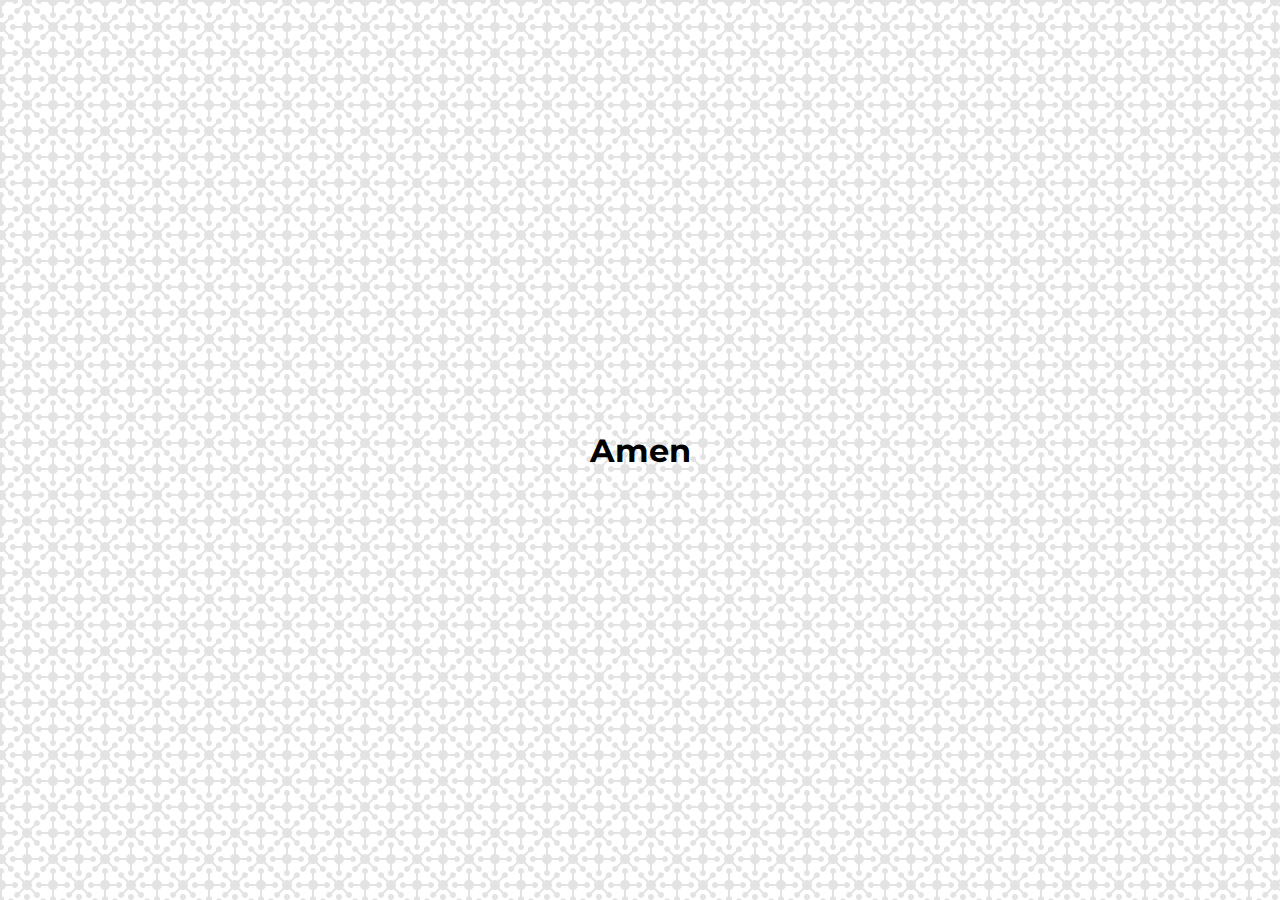
<file: index.html>
<!DOCTYPE html>
<html lang="en">
  <head>
    <meta charset="UTF-8" />
    <meta name="viewport" content="width=device-width, initial-scale=1.0" />
    <title>Template</title>
    <link
      rel="icon"
      type="image/png"
      href="https://www.google.com/s2/u/0/favicons?domain=css-tricks.com"
    />
    <link
      rel="stylesheet"
      href="https://cdnjs.cloudflare.com/ajax/libs/font-awesome/5.14.0/css/all.min.css"
    />
    <link rel="stylesheet" href="style.css" />
  </head>
  <body>
    <h1>Amen</h1>
    <!-- Script -->
    <script src="script.js"></script>
  </body>
</html>
</file>
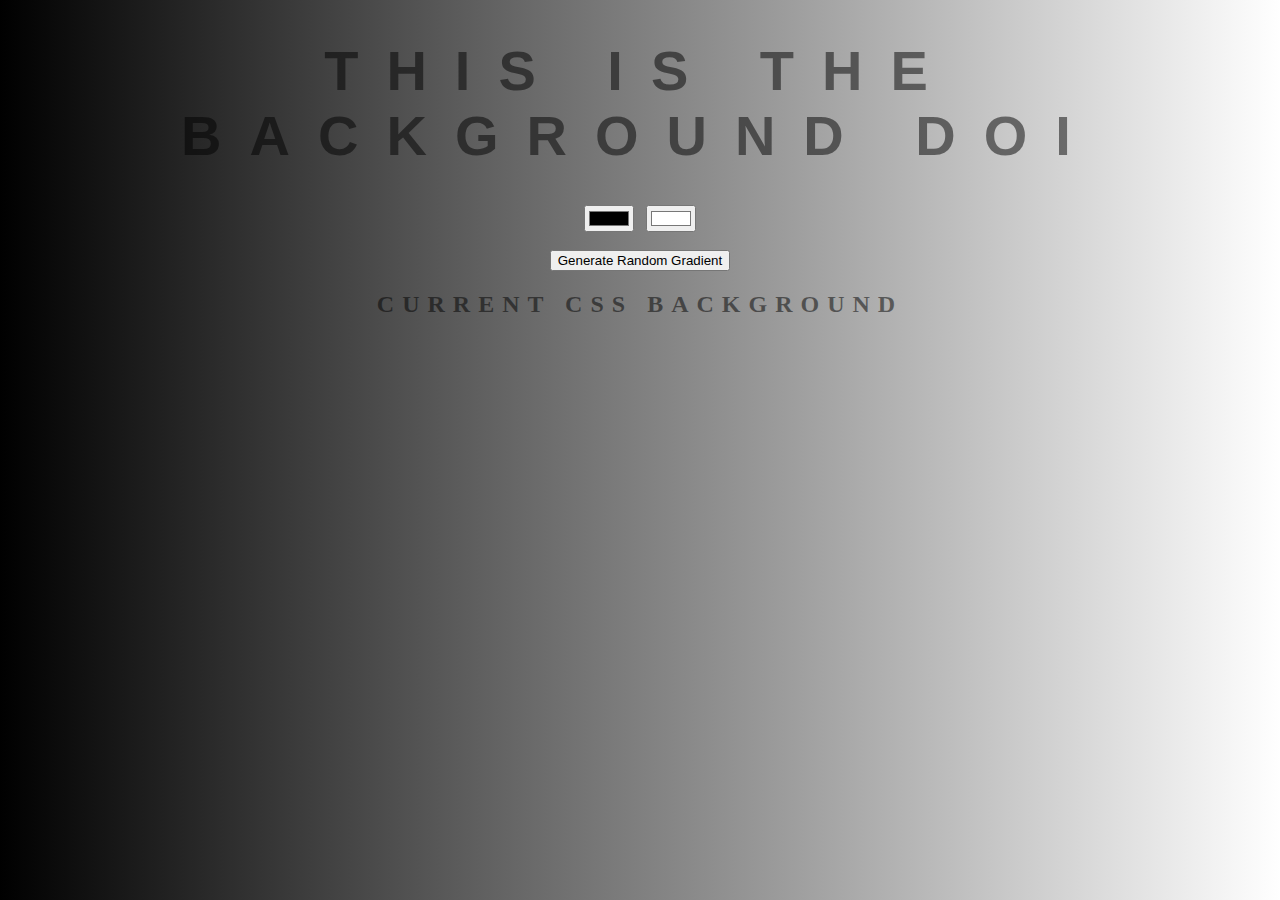
<file: Background_Generator/index.html>
<!DOCTYPE html>
<html>
  <head>
    <title>Background Generator</title>
    <link rel="stylesheet" type="text/css" href="style.css" />
  </head>
  <body id="gradient">
    <h1>This is the Background DOI</h1>
    <input class="color1" type="color" name="color1" value="#000000" />
    <input class="color2" type="color" name="color2" value="#ffffff" />
    <br />
    <br />
    <button id="random">Generate Random Gradient</button>
    <h2>Current CSS Background</h2>
    <h3></h3>
    <script type="text/javascript" src="script.js"></script>
  </body>
</html>
</file>
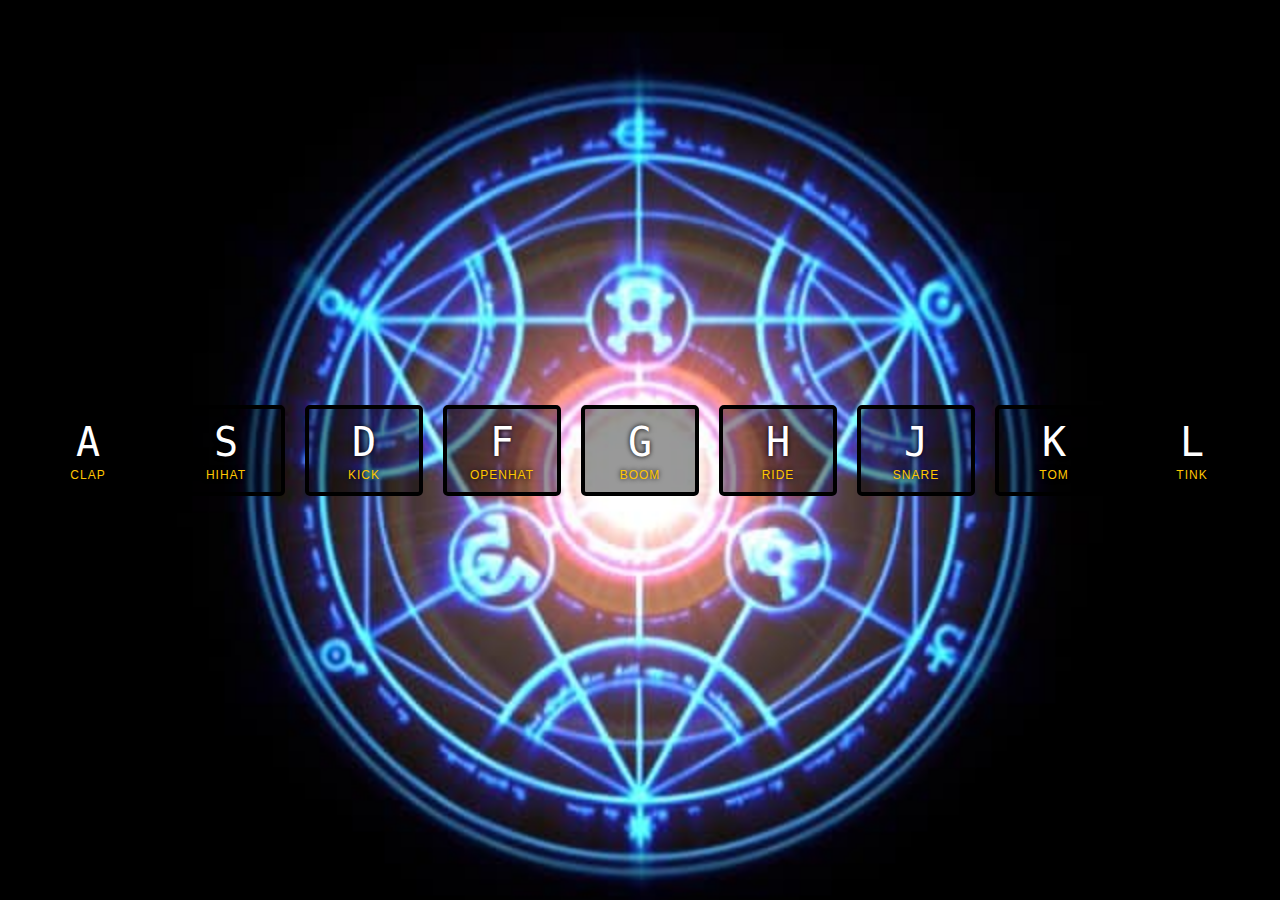
<file: Drum_Kit/index.html>
<!DOCTYPE html>
<html lang="en">
  <head>
    <meta charset="UTF-8" />
    <title>JS Drum Kit</title>
    <link rel="stylesheet" href="style.css" />
  </head>
  <body>
    <div class="keys">
      <div data-key="65" class="key">
        <kbd>A</kbd>
        <span class="sound">clap</span>
      </div>
      <div data-key="83" class="key">
        <kbd>S</kbd>
        <span class="sound">hihat</span>
      </div>
      <div data-key="68" class="key">
        <kbd>D</kbd>
        <span class="sound">kick</span>
      </div>
      <div data-key="70" class="key">
        <kbd>F</kbd>
        <span class="sound">openhat</span>
      </div>
      <div data-key="71" class="key">
        <kbd>G</kbd>
        <span class="sound">boom</span>
      </div>
      <div data-key="72" class="key">
        <kbd>H</kbd>
        <span class="sound">ride</span>
      </div>
      <div data-key="74" class="key">
        <kbd>J</kbd>
        <span class="sound">snare</span>
      </div>
      <div data-key="75" class="key">
        <kbd>K</kbd>
        <span class="sound">tom</span>
      </div>
      <div data-key="76" class="key">
        <kbd>L</kbd>
        <span class="sound">tink</span>
      </div>
    </div>

    <audio data-key="65" src="sounds/clap.wav"></audio>
    <audio data-key="83" src="sounds/hihat.wav"></audio>
    <audio data-key="68" src="sounds/kick.wav"></audio>
    <audio data-key="70" src="sounds/openhat.wav"></audio>
    <audio data-key="71" src="sounds/boom.wav"></audio>
    <audio data-key="72" src="sounds/ride.wav"></audio>
    <audio data-key="74" src="sounds/snare.wav"></audio>
    <audio data-key="75" src="sounds/tom.wav"></audio>
    <audio data-key="76" src="sounds/tink.wav"></audio>

    <script src="script.js"></script>
  </body>
</html>
</file>
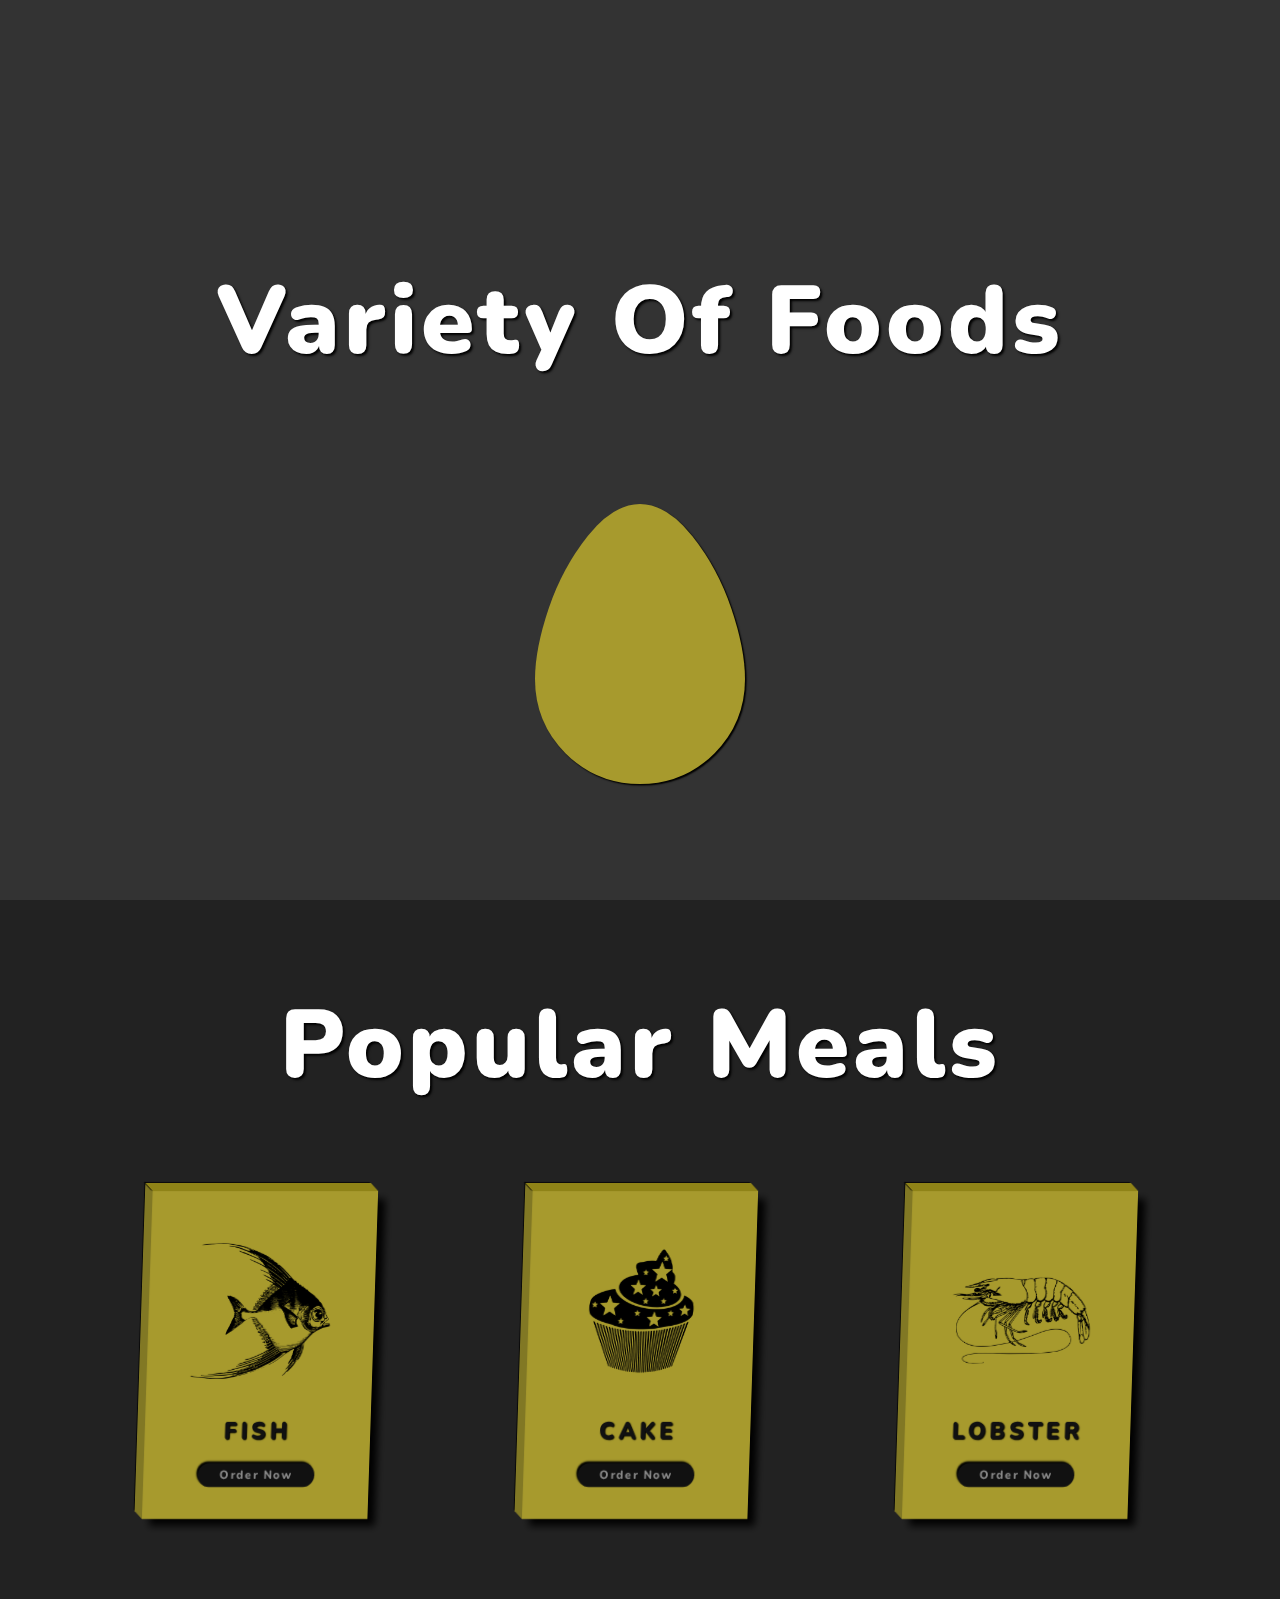
<file: Foods/index.html>
<!DOCTYPE html>
<html lang="en">
  <head>
    <meta charset="UTF-8" />
    <meta name="viewport" content="width=device-width, initial-scale=1.0" />
    <title>Foods</title>
    <link rel="stylesheet" href="style.css" />
    <link rel="stylesheet" href="https://cdnjs.cloudflare.com/ajax/libs/font-awesome/5.15.1/css/all.min.css" />
  </head>
  <body>
    <div class="container">
      <!-- Section 1 -->
      <section class="section-1">
        <h1 class="section-heading">Variety of Foods</h1>
        <div class="section-icons">
          <i class="fas fa-egg change"></i>
          <i class="fas fa-stroopwafel"></i>
          <i class="fas fa-cheese"></i>
          <i class="fas fa-hotdog"></i>
          <i class="fas fa-drumstick-bite"></i>
          <i class="fas fa-apple-bite"></i>
          <i class="fas fa-apple-alt"></i>
          <i class="fas fa-icecream"></i>
          <i class="fas fa-fish"></i>
          <i class="fas fa-cookie"></i>
          <i class="fas fa-seedling"></i>
        </div>
      </section>
      <!-- END Section 1 -->

      <!-- Section 2 -->
      <section class="section-2">
        <h1 class="section-heading">Popular Meals</h1>
        <div class="cards-container">
          <div class="card">
            <img src="images/card-img-1.png" class="card-img" />
            <h3 class="card-name">Fish</h3>
            <button class="card-btn">Order Now</button>
          </div>
          <div class="card">
            <img src="images/card-img-2.png" class="card-img" />
            <h3 class="card-name">Cake</h3>
            <button class="card-btn">Order Now</button>
          </div>
          <div class="card">
            <img src="images/card-img-3.png" class="card-img" />
            <h3 class="card-name">Lobster</h3>
            <button class="card-btn">Order Now</button>
          </div>
        </div>
      </section>
      <!-- END Section 2 -->
    </div>
    <script src="script.js"></script>
  </body>
</html>
</file>
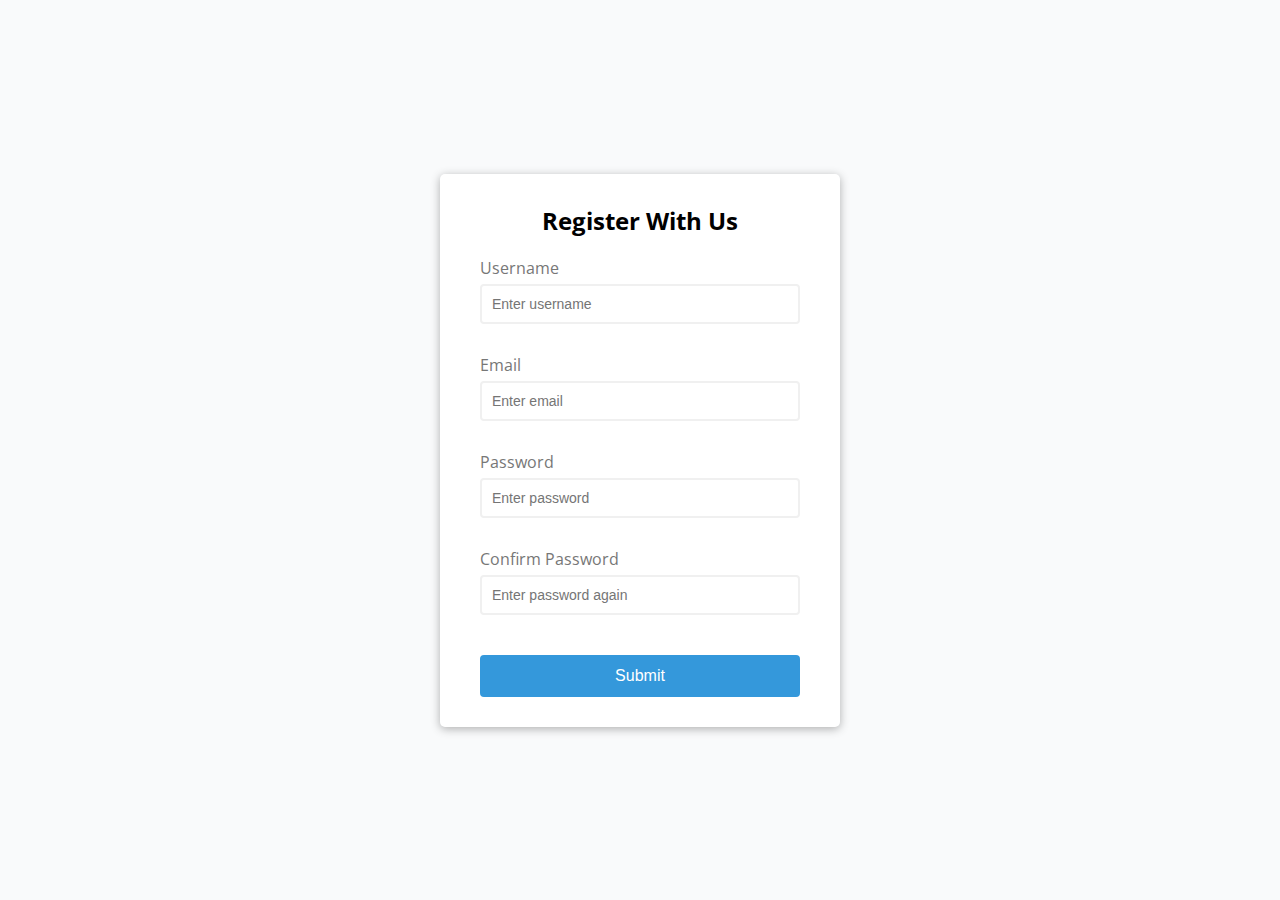
<file: form-validator/index.html>
<!DOCTYPE html>
<html lang="en">
  <head>
    <meta charset="UTF-8" />
    <meta name="viewport" content="width=device-width, initial-scale=1.0" />
    <meta http-equiv="X-UA-Compatible" content="ie=edge" />
    <link rel="stylesheet" href="style.css" />
    <title>Form Validator</title>
  </head>
  <body>
    <div class="container">
      <form id="form" class="form">
        <h2>Register With Us</h2>
        <div class="form-control">
          <label for="username">Username</label>
          <input type="text" id="username" placeholder="Enter username" />
          <small>Error message</small>
        </div>
        <div class="form-control">
          <label for="email">Email</label>
          <input type="text" id="email" placeholder="Enter email" />
          <small>Error message</small>
        </div>
        <div class="form-control">
          <label for="password">Password</label>
          <input type="password" id="password" placeholder="Enter password" />
          <small>Error message</small>
        </div>
        <div class="form-control">
          <label for="password2">Confirm Password</label>
          <input
            type="password"
            id="password2"
            placeholder="Enter password again"
          />
          <small>Error message</small>
        </div>
        <button type="submit">Submit</button>
      </form>
    </div>

    <script src="script.js"></script>
  </body>
</html>
</file>
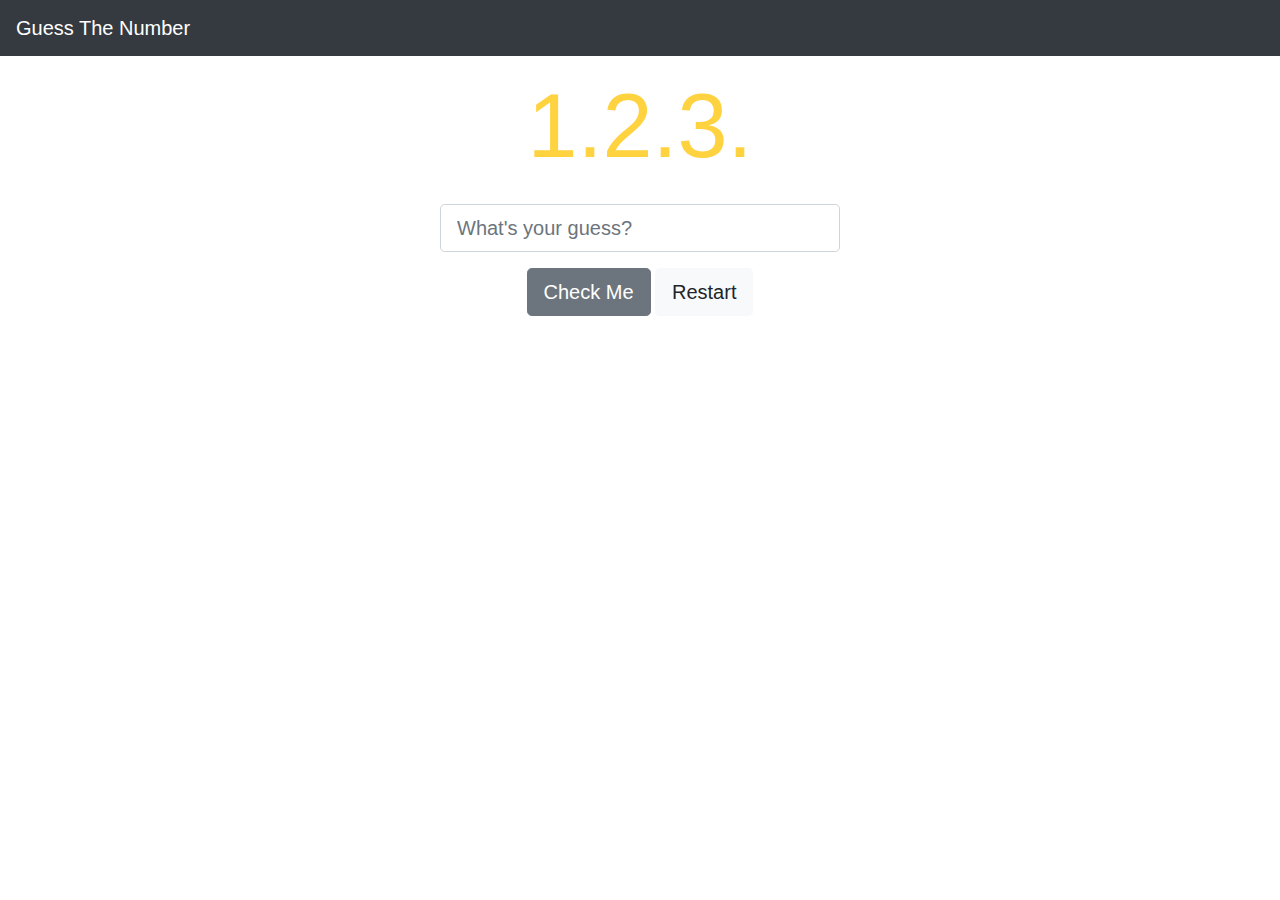
<file: Guess-The-Number/index.html>
<!DOCTYPE html>
<html>
<head>
    <title>Guess The Number</title>
    <link rel="stylesheet" href="https://stackpath.bootstrapcdn.com/bootstrap/4.3.1/css/bootstrap.min.css" integrity="sha384-ggOyR0iXCbMQv3Xipma34MD+dH/1fQ784/j6cY/iJTQUOhcWr7x9JvoRxT2MZw1T" crossorigin="anonymous">
    <link rel="stylesheet" type="text/css" href="style.css">
    <script src="script.js"></script>
</head>
<body class="text-center">
    <nav class="navbar navbar-dark bg-dark">
        <!-- Navbar content -->
        <a class="navbar-brand" href="#">Guess The Number</a>
    </nav>
    <main>
        <h1 class="banner p-3">1.2.3.</h1>
        <div class="form-group ">
            <input id="number-guess" class="form-control form-control-lg" type="number" placeholder="What's your guess?">
        </div>
        <div id="result">
            <!-- This is where the result will be-->
        </div>
        <button type="button" id="number-submit" class="btn btn-lg btn-secondary">Check Me</button>
        <button type="button" id="restart-game" class="btn btn-lg btn-light">Restart</button>
        <div id="history">
            <!-- This is where the guess history will be-->
        </div>
    </main>
</body>
</html>
</file>
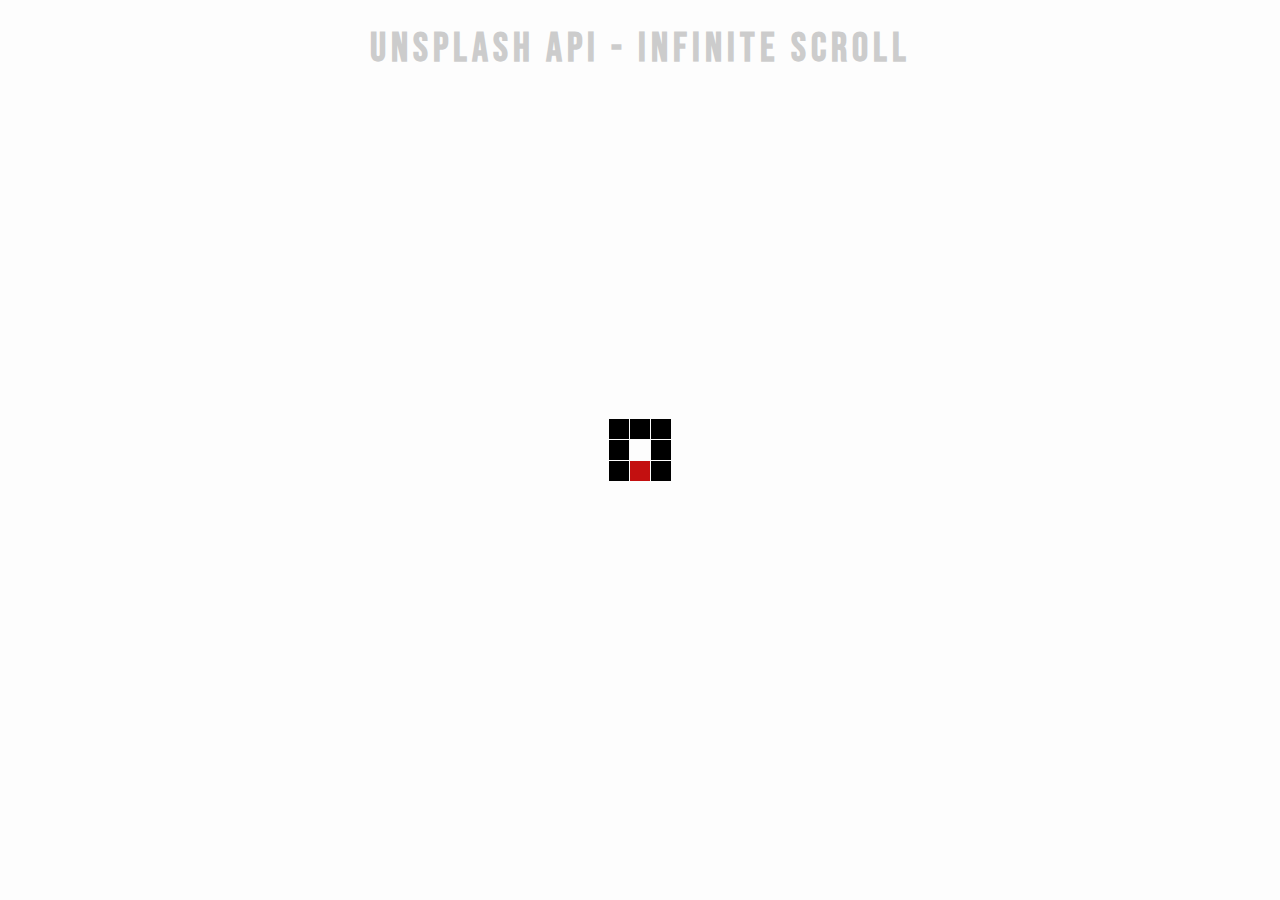
<file: infinite-scroll/index.html>
<!DOCTYPE html>
<html lang="en">
  <head>
    <meta charset="UTF-8" />
    <meta name="viewport" content="width=device-width, initial-scale=1.0" />
    <title>Infinite Scroll</title>
    <link rel="icon" type="image/png" href="favicon.png" />
    <link rel="stylesheet" href="style.css" />
  </head>
  <body>
    <!-- Title -->
    <h1>Unsplash API - Infinite Scroll</h1>
    <!-- Loader -->
    <div class="loader" id="loader">
      <img src="loader.svg" alt="Loading" />
    </div>
    <!-- Image Container -->
    <div class="image-container" id="image-container"></div>
    <!-- Script -->
    <script src="script.js"></script>
  </body>
</html>
</file>
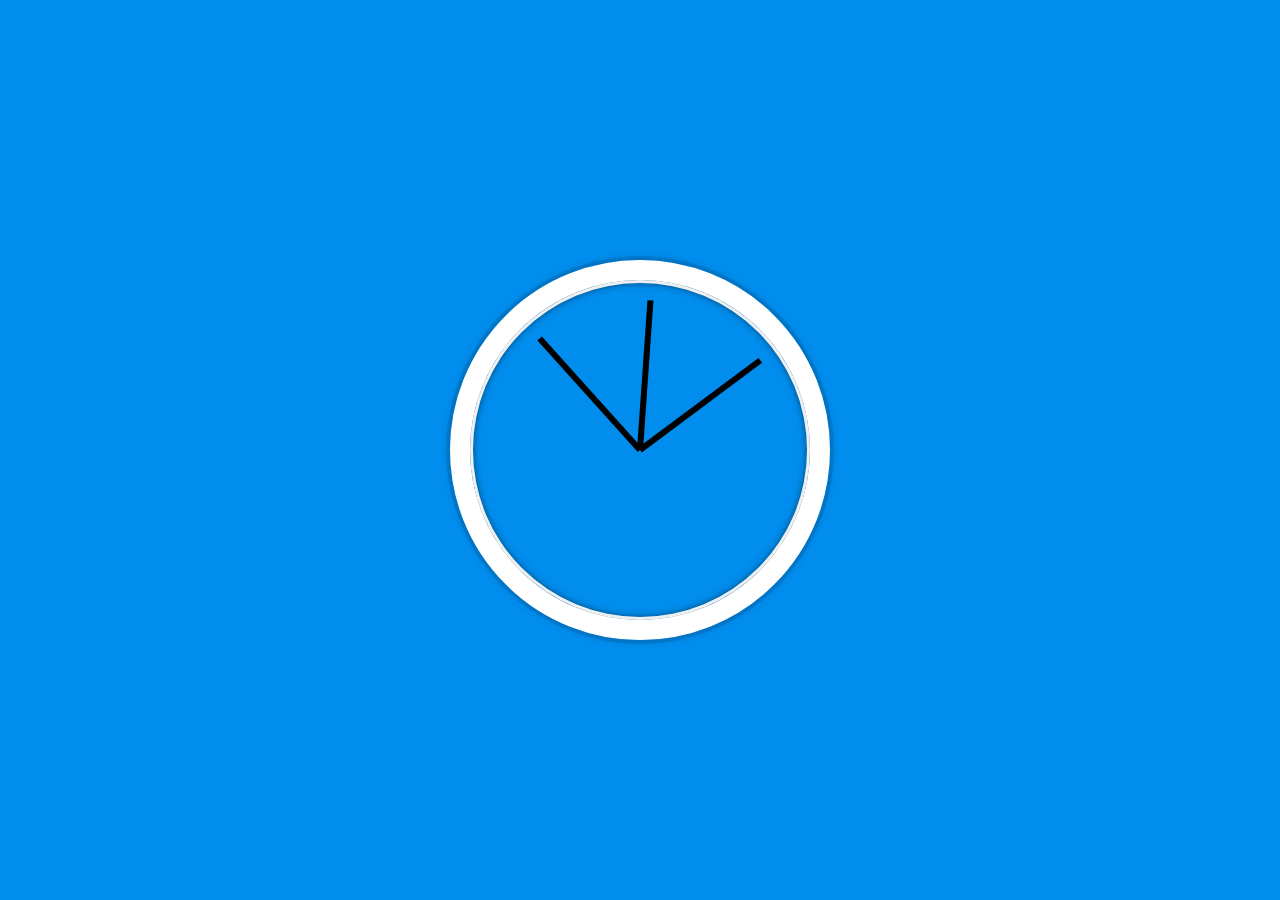
<file: JS_Clock/index.html>
<!DOCTYPE html>
<html lang="en">
<head>
  <meta charset="UTF-8">
  <title>JS + CSS Clock</title>
</head>
<body>


    <div class="clock">
      <div class="clock-face">
        <div class="hand hour-hand"></div>
        <div class="hand min-hand"></div>
        <div class="hand second-hand"></div>
      </div>
    </div>


  <style>
    html {
      background: #018DED url(https://unsplash.it/1500/1000?image=881&blur=5);
      background-size: cover;
      font-family: 'helvetica neue';
      text-align: center;
      font-size: 10px;
    }

    body {
      margin: 0;
      font-size: 2rem;
      display: flex;
      flex: 1;
      min-height: 100vh;
      align-items: center;
    }

    .clock {
      width: 30rem;
      height: 30rem;
      border: 20px solid white;
      border-radius: 50%;
      margin: 50px auto;
      position: relative;
      padding: 2rem;
      box-shadow:
        0 0 0 4px rgba(0,0,0,0.1),
        inset 0 0 0 3px #EFEFEF,
        inset 0 0 10px black,
        0 0 10px rgba(0,0,0,0.2);
    }

    .clock-face {
      position: relative;
      width: 100%;
      height: 100%;
      transform: translateY(-3px); /* account for the height of the clock hands */
    }

    .hand {
      width: 50%;
      height: 6px;
      background: black;
      position: absolute;
      top: 50%;
      transform-origin: 100%;
      transform: rotate(90deg);
      transition: all 0.05s;
      transition-timing-function: cubic-bezier(0.1, 2.7, 0.58, 1);
    }
</style>

<script>
  const secondHand = document.querySelector('.second-hand');
  const minsHand = document.querySelector('.min-hand');
  const hourHand = document.querySelector('.hour-hand');

  function setDate() {
    const now = new Date();

    const seconds = now.getSeconds();
    const secondsDegrees = ((seconds / 60) * 360) + 90;
    secondHand.style.transform = `rotate(${secondsDegrees}deg)`;

    const mins = now.getMinutes();
    const minsDegrees = ((mins / 60) * 360) + ((seconds/60)*6) + 90;
    minsHand.style.transform = `rotate(${minsDegrees}deg)`;

    const hour = now.getHours();
    const hourDegrees = ((hour / 12) * 360) + ((mins/60)*30) + 90;
    hourHand.style.transform = `rotate(${hourDegrees}deg)`;
  }

  setInterval(setDate, 1000);

  setDate();

</script>
</body>
</html>
</file>
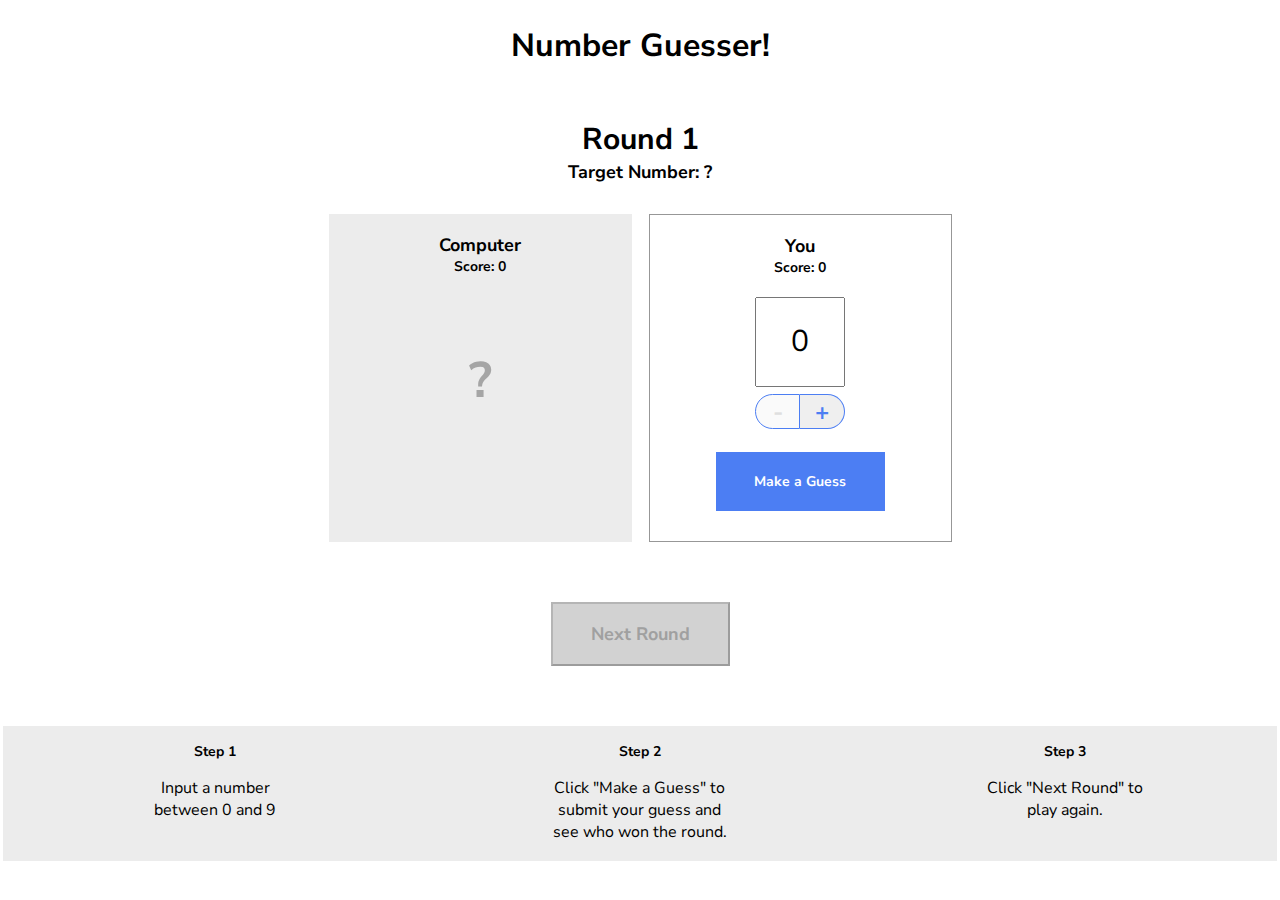
<file: Number Guesser/index.html>
<!doctype html>

<html>
  <head>
    <title>Number Guesser</title>
    <link href="https://fonts.googleapis.com/css?family=Nunito+Sans:400,700" rel="stylesheet">
    <link rel="stylesheet" href="./style.css">
  </head>
  <body>
    <div class="game-container">
      <header>
        <h1>Number Guesser!</h1>
      </header>
      
      <div class="rounds">
        <p class="round-label">Round <span id="round-number">1</span></p>
        <p class="guess-label">Target Number: <span id="target-number">?</span></p>
      </div>

      <div class="guessing-area">
        <div class="guess computer-guess">
          <div class="guess-title">
            <p class="guess-label">Computer</p>
            <p class="score-label">Score: <span id="computer-score">0</span></p>
          </div>
          <p id="computer-guess">?</p>
          <p class="winning-text" id="computer-wins"></p>
        </div>
        <div class="guess human-guess">
          <div class="guess-title">
            <p class="guess-label">You</p>
            <p class="score-label">Score: <span id="human-score">0</span></p>
          </div>
          <input type="number" id="human-guess" min=0 max=9 value=0>
          <div class="number-controls">
            <button class="number-control left" id="subtract" disabled>-</button>
            <button class="number-control right" id="add">+</button>
          </div>
          <button class="button" id="guess">Make a Guess</button>
        </div>
      </div>

      <div class="next-round-container">
        <button class="button" id="next-round" disabled>Next Round</button>
      </div>

    </div>
    
    <div class="instructions">
      <div class="instruction">
        <h3>Step 1</h3>
        <p>Input a number between 0 and 9</p>
      </div>
      <div class="instruction">
        <h3>Step 2</h3>
        <p>Click "Make a Guess" to submit your guess and see who won the round.</p>
      </div>
      <div class="instruction">
        <h3>Step 3</h3>
        <p>Click "Next Round" to play again.</p>
      </div>
    </div>

    <script src="./script.js"></script>
    <script src="./game.js"></script>
  </body>
</html>
</file>
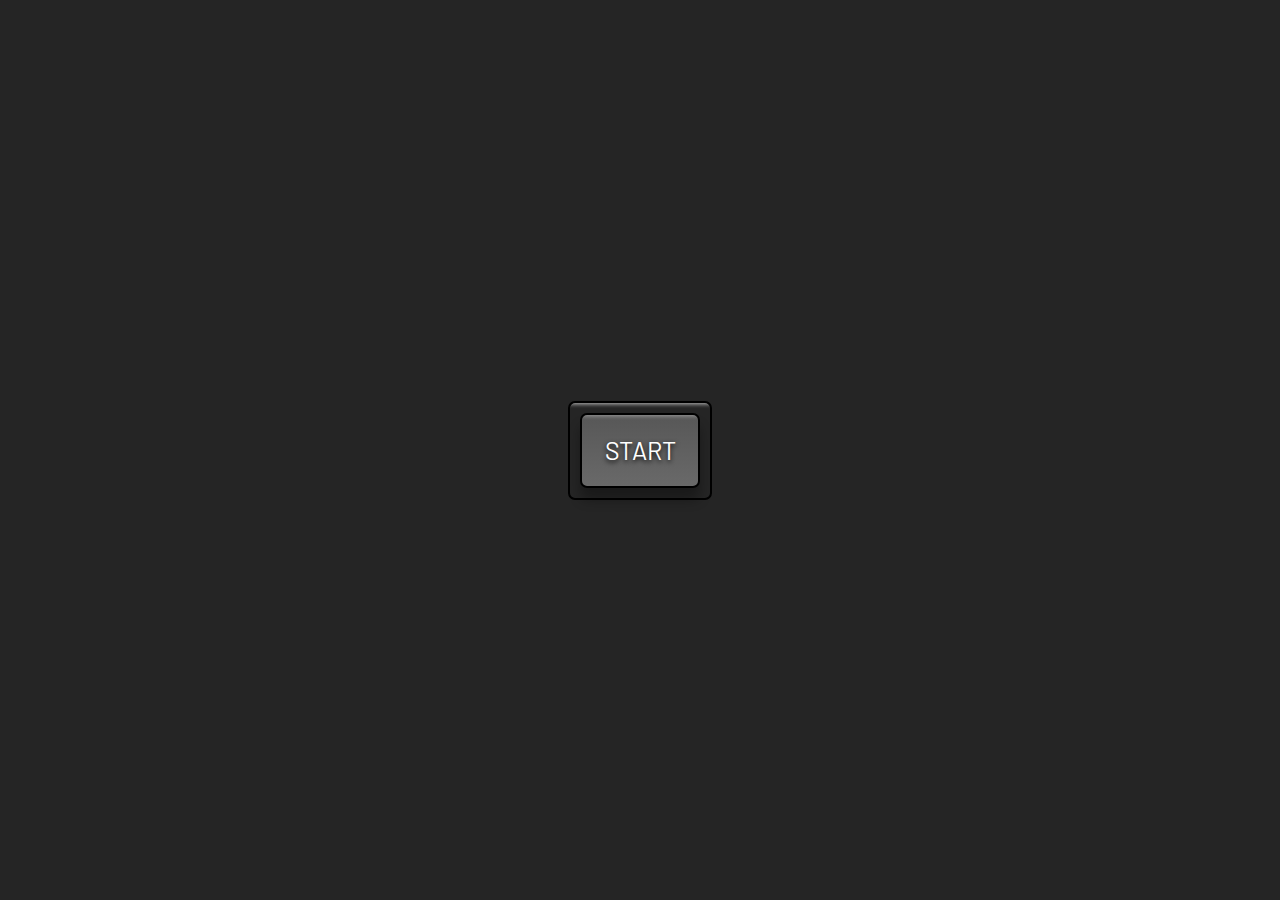
<file: Picture_In_Picture/index.html>
<!DOCTYPE html>
<html lang="en">
<head>
    <meta charset="UTF-8">
    <meta name="viewport" content="width=device-width, initial-scale=1.0">
    <title>Picture in Picture</title>
    <link rel="icon" type="image/png" href="favicon.png">
    <link rel="stylesheet" href="style.css">
</head>
<body>
    <!-- Video -->
    <video id="video" controls height="360" width="640" hidden></video>
    <!-- Button -->
    <div class="button-container">
        <button id="button">START</button>
    </div>
    <!-- Script -->
    <script src="script.js"></script>
</body>
</html>
</file>
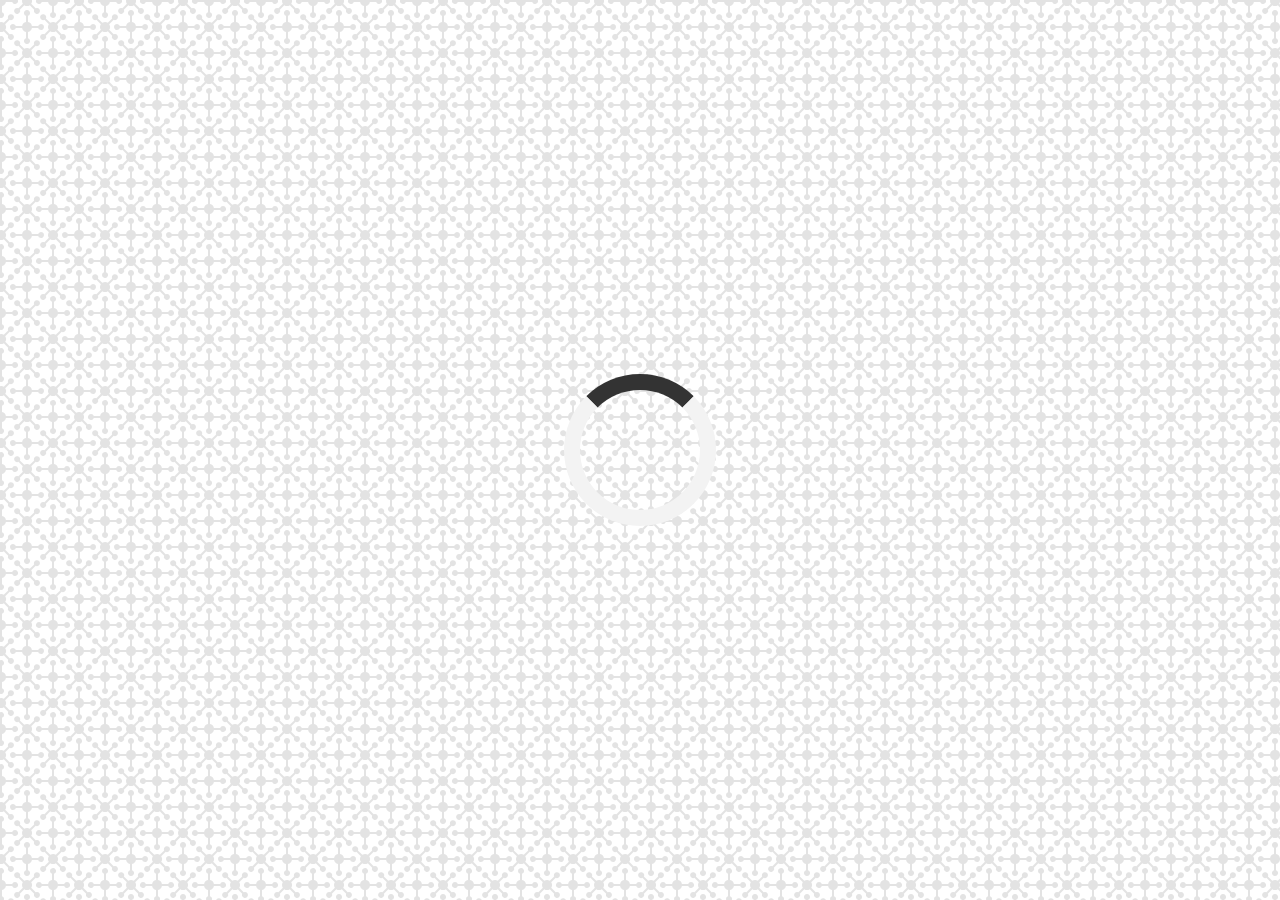
<file: Quote_Generator/index.html>
<!DOCTYPE html>
<html lang="en">
  <head>
    <meta charset="UTF-8" />
    <meta name="viewport" content="width=device-width, initial-scale=1.0" />
    <title>Quote Generator</title>
    <link
      rel="icon"
      type="image/png"
      href="https://www.google.com/s2/u/0/favicons?domain=css-tricks.com"
    />
    <link
      rel="stylesheet"
      href="https://cdnjs.cloudflare.com/ajax/libs/font-awesome/5.14.0/css/all.min.css"
    />
    <link rel="stylesheet" href="style.css" />
  </head>
  <body>
    <div class="quote-container" id="quote-container">
      <!-- Quote -->
      <div class="quote-text">
        <i class="fas fa-quote-left"></i>
        <span id="quote"
          >What you are is what you have been. What you'll be is what you do
          now.
        </span>
      </div>
      <!-- Author -->
      <div class="quote-author">
        <span id="author">Buddha</span>
      </div>
      <!-- Button -->
      <div class="button-container">
        <button class="twitter-button" id="twitter" title="Tweet This!">
          <i class="fab fa-twitter"></i>
        </button>
        <button id="new-quote">New Quote</button>
      </div>
    </div>
    <!-- Loader -->
    <div class="loader" id="loader"></div>
    <!-- Script -->
    <script src="script.js"></script>
  </body>
</html>
</file>
<file: style.css>
@import url("https://fonts.googleapis.com/css2?family=Montserrat&display=swap");
html {
  box-sizing: border-box;
}
body {
  margin: 0;
  min-height: 100vh;
  background-color: #ffffff;
  background-image: url("data:image/svg+xml,%3Csvg xmlns='http://www.w3.org/2000/svg' width='52' height='52' viewBox='0 0 52 52'%3E%3Cpath fill='%23000000' fill-opacity='0.11' d='M0 17.83V0h17.83a3 3 0 0 1-5.66 2H5.9A5 5 0 0 1 2 5.9v6.27a3 3 0 0 1-2 5.66zm0 18.34a3 3 0 0 1 2 5.66v6.27A5 5 0 0 1 5.9 52h6.27a3 3 0 0 1 5.66 0H0V36.17zM36.17 52a3 3 0 0 1 5.66 0h6.27a5 5 0 0 1 3.9-3.9v-6.27a3 3 0 0 1 0-5.66V52H36.17zM0 31.93v-9.78a5 5 0 0 1 3.8.72l4.43-4.43a3 3 0 1 1 1.42 1.41L5.2 24.28a5 5 0 0 1 0 5.52l4.44 4.43a3 3 0 1 1-1.42 1.42L3.8 31.2a5 5 0 0 1-3.8.72zm52-14.1a3 3 0 0 1 0-5.66V5.9A5 5 0 0 1 48.1 2h-6.27a3 3 0 0 1-5.66-2H52v17.83zm0 14.1a4.97 4.97 0 0 1-1.72-.72l-4.43 4.44a3 3 0 1 1-1.41-1.42l4.43-4.43a5 5 0 0 1 0-5.52l-4.43-4.43a3 3 0 1 1 1.41-1.41l4.43 4.43c.53-.35 1.12-.6 1.72-.72v9.78zM22.15 0h9.78a5 5 0 0 1-.72 3.8l4.44 4.43a3 3 0 1 1-1.42 1.42L29.8 5.2a5 5 0 0 1-5.52 0l-4.43 4.44a3 3 0 1 1-1.41-1.42l4.43-4.43a5 5 0 0 1-.72-3.8zm0 52c.13-.6.37-1.19.72-1.72l-4.43-4.43a3 3 0 1 1 1.41-1.41l4.43 4.43a5 5 0 0 1 5.52 0l4.43-4.43a3 3 0 1 1 1.42 1.41l-4.44 4.43c.36.53.6 1.12.72 1.72h-9.78zm9.75-24a5 5 0 0 1-3.9 3.9v6.27a3 3 0 1 1-2 0V31.9a5 5 0 0 1-3.9-3.9h-6.27a3 3 0 1 1 0-2h6.27a5 5 0 0 1 3.9-3.9v-6.27a3 3 0 1 1 2 0v6.27a5 5 0 0 1 3.9 3.9h6.27a3 3 0 1 1 0 2H31.9z'%3E%3C/path%3E%3C/svg%3E");
  color: #000;
  font-family: Montserrat, sans-serif;
  font-weight: 700;
  text-align: center;
  display: flex;
  align-items: center;
  justify-content: center;
}

.quote-container {
  width: auto;
  max-width: 900px;
  padding: 20px 30px;
  border-radius: 10px;
  background-color: rgba(255, 255, 255, 0.4);
  box-shadow: 0 10px 10px 10px rgba(0, 0, 0, 0.2);
}
.quote-text {
  font-size: 2.5rem;
}
.long-quote {
  font-size: 2rem;
}
.fa-quote-left {
  font-size: 3rem;
}
.quote-author {
  margin-top: 15px;
  font-size: 2rem;
  font-weight: 400;
  font-style: italic;
}
.button-container {
  margin-top: 15px;
  display: flex;
  justify-content: space-between;
}
button {
  cursor: pointer;
  font-size: 1.2rem;
  height: 2.5rem;
  border: none;
  border-radius: 10px;
  color: #fff;
  background-color: #333;
  outline: none;
  padding: 0.5rem 1.8rem 0.5rem 1.8rem;
  box-shadow: 0 0.3rem rgba(121, 121, 121, 0.65);
}
button:hover {
  filter: brightness(110%);
}
button:active {
  transform: translate(0, 0.3rem);
  box-shadow: 0 0.1rem rgba(255, 255, 255, 0.65);
}
.twitter-button:hover {
  color: #38a1f3;
}

.fa-twitter {
  font-size: 1.5rem;
}
/* Loader */
.loader {
  border: 16px solid #f3f3f3;
  border-top: 16px solid #333;
  border-radius: 50%;
  width: 120px;
  height: 120px;
  animation: spin 2s linear infinite;
}

@keyframes spin {
  0% {
    transform: rotate(0deg);
  }
  100% {
    transform: rotate(360deg);
  }
}

/* Media Query : Tablet or Smaller */
@media screen and (max-width: 1000px) {
  .quote-container {
    margin: auto 10px;
  }
  .quote-text {
    font-size: 2rem;
  }
}
</file>
<file: Background_Generator/style.css>
body {
	font: 'Raleway', sans-serif;
	color: rgba(0,0,0,0.5);
	text-align: center;
	text-transform: uppercase;
	letter-spacing: .5em;
	top: 15%;
	background: linear-gradient(to right, black, white);
}

h1{
	font: 600 3.5em 'Raleway', sans-serif;
	color: rgba(0,0,0,0.5);
	text-align: center;
	text-transform: uppercase;
	letter-spacing: .5em;
	width: 100%
}

h3 {
	font: 900 1em 'Raleway', sans-serif;
	color: rgba(0,0,0,0.5);
	text-align: center;
	text-transform: none;
	letter-spacing: 0.01em;
}
</file>
<file: Drum_Kit/style.css>
html {
  font-size: 10px;
  background: url(89773181_10221472933590033_3013438038006038528_n.jpg);
  bottom: center;
  background-size: cover;
}
body,
html {
  margin: 0;
  padding: 0;
  font-family: sans-serif;
}
.keys {
  display: flex;
  flex: 1;
  min-height: 100vh;
  align-items: center;
  justify-content: center;
}
.key {
  border: 0.4rem solid black;
  border-radius: 0.5rem;
  margin: 1rem;
  font-size: 1.5rem;
  padding: 1rem 0.5rem;
  transition: all 0.07s ease;
  width: 10rem;
  text-align: center;
  color: white;
  background: rgba(0, 0, 0, 0.4);
  text-shadow: 0 0 0.5rem black;
}
.playing {
  transform: scale(1.1);
  border-color: #ffc600;
  box-shadow: 0 0 1rem #ffc600;
}
kbd {
  display: block;
  font-size: 4rem;
}
.sound {
  font-size: 1.2rem;
  text-transform: uppercase;
  letter-spacing: 0.1rem;
  color: #ffc600;
}
</file>
<file: Foods/style.css>
@import url('https://fonts.googleapis.com/css2?family=Nunito:wght@200;300;400;600;700;800;900&display=swap');
/* Common style */
* {
  margin: 0;
  padding: 0;
  box-sizing: border-box;
  text-decoration: none;
  outline: none;
  font-family: 'Nunito', sans-serif;
  font-weight: 400;
}

html {
  font-size: 62.5%;
}

.section-heading {
  font-size: 12rem;
  font-weight: 900;
  color: #fff;
  text-align: center;
  text-transform: capitalize;
  letter-spacing: 0.5rem;
  text-shadow: 0.3rem 0.3rem 0.3rem #000;
}
/* END Common style */

/* Navbar */
.navbar {
  width: 100%;
  height: 14rem;
  background-color: #000;
  position: fixed;
  top: -14rem;
  z-index: 150;
  display: flex;
  justify-content: center;
  align-items: center;
  box-shadow: 0.2rem 0.2rem 0.2rem #000;
  transition: top 0.4s;
}

.navbar.change {
  top: 0;
  transition: top 0.4s 0.2s;
}
.navbar-link {
  color: #aaa;
  margin: 0 4rem;
  display: flex;
  flex-direction: column;
  justify-content: center;
  align-items: center;
  opacity: 0;
  transition: color 0.3, opacity, 2s;
}

.change .navbar-link {
  opacity: 1;
}
.change .navbar-link:nth-child(1) {
  transition: opacity 0.4s 0.5s, color 0.3s;
}

.change .navbar-link:nth-child(2) {
  transition: opacity 0.4s 0.6s, color 0.3s;
}

.change .navbar-link:nth-child(3) {
  transition: opacity 0.4s 0.7s, color 0.3s;
}

.change .navbar-link:nth-child(4) {
  transition: opacity 0.4s 0.8s, color 0.3s;
}

.change .navbar-link:nth-child(5) {
  transition: opacity 0.4s 0.9s, color 0.3s;
}

.navbar-link:hover {
  color: #fff;
}
.navbar-link i {
  font-size: 7rem;
}

.navbar-link span {
  font-size: 2.5rem;
  font-weight: 900;
  letter-spacing: 0.5rem;
  margin-top: 0.5rem;
}
.menu {
  width: 4rem;
  height: 6rem;
  background-color: #000;
  position: fixed;
  top: 1rem;
  left: 5rem;
  border-radius: 30rem 30rem 15rem 15rem;
  box-shadow: 0.1rem 0.1rem 0.1rem #000, -0.1rem -0.1rem 0.1rem #000;
  cursor: pointer;
  z-index: 100;
  transition: top 0.4s 0.2s;
}
.menu.change {
  top: 15rem;
  transition: top 0.4s;
}
.menu::before {
  content: '';
  width: 0.3rem;
  height: 15rem;
  background-color: #000;
  position: absolute;
  top: -15rem;
  left: calc(50% - 0.15rem);
  box-shadow: 0.1rem 0rem 0.1rem #000;
}
/* END of Navbar */

/* Section 1 */
.section-1 {
  width: 100%;
  height: 100vh;
  background-color: #333;
  display: flex;
  flex-direction: column;
  align-items: center;
  justify-content: space-evenly;
}

.section-icons i {
  font-size: 35rem;
  color: #a79a2d;
  position: absolute;
  transform: translate(-50%, -50%) scale(0);
  text-shadow: 0.2rem 0.2rem 0.2rem #000;
  transition: transform 0.3s;
}

.section-icons i.change {
  transform: translate(-50%, -50%) scale(1);
  transition: transform 0.3s 0.3s;
}
/* END Section 1 */

/* Section 2 */
.section-2 {
  width: 100%;
  height: 100vh;
  background-color: #222;
  display: flex;
  flex-direction: column;
  justify-content: space-between;
  padding: 10rem 0;
}

.cards-container {
  display: flex;
  justify-content: space-evenly;
}

.card {
  width: 30rem;
  background-color: #a79a2d;
  padding: 4rem;
  display: flex;
  flex-direction: column;
  justify-content: space-between;
  align-items: center;
  box-shadow: 1rem 1rem 1rem #000;
  position: relative;
  transform: rotateY(20deg) skewX(-2deg);
  transition: transform 0.5s, box-shadow 0.5s;
}

.card:hover {
  transform: rotateY(20deg) skewX(-2deg) translateY(-3rem);
  box-shadow: 2rem 2rem 2rem #000;
}

.card::before {
  content: '';
  height: 100%;
  width: 1rem;
  background-color: #817824;
  position: absolute;
  top: 0;
  left: -1rem;
  transform: skewY(45deg);
  transform-origin: right;
  box-shadow: -0.1rem -0.1rem 0.1rem #000;
}

.card::after {
  content: '';
  height: 1rem;
  width: 100%;
  background-color: #8f8317;
  position: absolute;
  top: -1rem;
  left: 0;
  transform: skewX(45deg);
  transform-origin: bottom;
  box-shadow: -0.1rem -0.1rem 0.1rem #000;
}

.card-img {
  width: 100%;
}

.card-name {
  font-size: 3rem;
  font-weight: 900;
  text-transform: uppercase;
  letter-spacing: 0.5rem;
  color: #111;
  margin: 2rem 0;
  text-shadow: 0.15rem 0.15rem 0.15rem #000;
}

.card-btn {
  width: 70%;
  background-color: #111;
  color: #888;
  border-radius: 5rem;
  font-size: 1.5rem;
  font-weight: 800;
  letter-spacing: 0.2rem;
  text-transform: capitalize;
  border: none;
  padding: 0.5rem 0;
  cursor: pointer;
  box-shadow: -0.2rem -0.2rem 0.2rem #000;
}
/* END Section 2 */

/* Section 3 */
.section-3 {
  background-color: #333;
  padding: 5rem 0;
}

.gallery {
  display: flex;
  flex-wrap: wrap;
  align-items: center;
  justify-content: space-evenly;
  margin-top: 10rem;
}

.gallery-link {
  position: relative;
  margin: 4rem 1rem;
}

.gallery-link::before {
  content: '';
  position: absolute;
  top: 2vw;
  left: 80%;
  width: 0.2rem;
  height: 0%;
  background-color: #fff;
  transition: height 0.5s;
}
.gallery-link:hover::before {
  height: 80%;
}

.gallery-link::after {
  content: '';
  position: absolute;
  top: 30%;
  left: 2rem;
  width: 0;
  height: 0.2rem;
  background-color: #fff;
  transition: width 0.5s;
}
.gallery-link:hover::after {
  width: 90%;
}

.food-name {
  position: absolute;
  top: 3rem;
  left: 3rem;
  font-size: 2rem;
  font-weight: 700;
  text-transform: uppercase;
  letter-spacing: 0.1rem;
  color: #fff;
  width: 0;
  overflow: hidden;
  transition: width 0.3s;
}
.gallery-link:hover .food-name {
  width: 100%;
  transition: width 1.5s 0.5s;
}

.food-img {
  width: 24vw;
  height: 24vw;
  object-fit: cover;
  box-shadow: 0.3rem 0.3rem 0.1rem #e92929, 0.5rem 0.5rem 0.1rem #a2e946, 0.7rem 0.7rem 0.1rem #297ce9,
    0.9rem 0.9rem 0.1rem #e92999;
  transition: all 0.5s;
}
.gallery-link:hover .food-img {
  box-shadow: 1rem 1rem 0.1rem #e92929, 2rem 2rem 0.1rem #a2e946, 3rem 3rem 0.1rem #297ce9, 4rem 4rem 0.1rem #e92999;
  transform: scale(1.1);
  filter: blur(0.5rem);
  opacity: 0.5;
}

.food-description {
  position: absolute;
  bottom: 3vw;
  left: 2rem;
  width: 70%;
  font-size: 1.5rem;
  font-weight: 300;
  letter-spacing: 0.1rem;
  text-transform: uppercase;
  color: #fff;
  opacity: 0;
  visibility: hidden;
  transition: opacity 0.3s;
}
.gallery-link:hover .food-description {
  opacity: 1;
  visibility: visible;
  transition: opacity 1s 1s;
}
/* End Section 3 */

/* Section 4 */

.section-4 {
  width: 100%;
  height: 30vh;
  background-color: #222;
  display: flex;
  justify-content: space-around;
  padding: 3rem 0;
  position: relative;
  align-items: flex-start;
}
.section-4-text {
  text-transform: uppercase;
}
.section-4-heading {
  font-size: 4rem;
  font-weight: 900;
  color: #a79a2d;
}
.section-4-paragraph {
  font-size: 1.5rem;
  color: #888;
}
.signup-form {
  display: flex;
  align-items: center;
}
.signup-form-input {
  width: 35rem;
  height: 5rem;
  padding: 1rem;
  border: 0.2rem solid #a79a2d;
  font-size: 1.6rem;
  font-weight: 700;
  letter-spacing: 0.1rem;
  color: #a79a2d;
}
.signup-form-input::placeholder {
  color: #a79a2d;
}
.signup-form-btn {
  position: relative;
  left: -4.5rem;
  width: 4rem;
  height: 4rem;
  background-color: #333;
  color: #a79a2d;
  border: none;
  font-size: 1.8rem;
  cursor: pointer;
}
.copyright {
  position: absolute;
  bottom: 3rem;
  font-size: 1.7rem;
  font-weight: 200;
  color: #eee;
  letter-spacing: 0.1rem;
  border-top: 0.1rem solid #888;
  padding-top: 6rem;
  width: 100%;
  text-align: center;
}
/* END Section 4 */

/* Responsive */
@media (max-width: 1400px) {
  html {
    font-size: 50%;
  }

  .section-2 {
    height: auto;
  }

  .cards-container {
    margin-top: 10rem;
  }

  .gallery-link {
    width: 40rem;
    height: 25rem;
    margin: 5rem;
  }

  .food-img {
    width: 100%;
    height: 100%;
  }
}
@media (max-width: 1000px) {
  .section-heading {
    font-size: 9rem;
    margin: 0 5rem;
  }

  .section-1-icons i {
    font-size: 25rem;
  }

  .cards-container {
    flex-wrap: wrap;
  }

  .card {
    margin: 5rem;
  }

  .section-4 {
    height: 30rem;
  }
}

@media (max-width: 900px) {
  .navbar-link {
    margin: 2rem;
  }

  .navbar-link i {
    font-size: 4rem;
  }

  .navbar-link span {
    font-size: 2rem;
  }
}

@media (max-width: 700px) {
  .section-heading {
    font-size: 7rem;
    margin: 0 10rem;
  }

  .section-1-icons i {
    font-size: 20rem;
  }

  .menu {
    left: 2rem;
  }

  .section-4 {
    height: 40rem;
    flex-direction: column;
    justify-content: flex-start;
    align-items: center;
  }

  .section-4-text {
    margin-bottom: 8rem;
  }
}

@media (max-width: 550px) {
  html {
    font-size: 40%;
  }

  .navbar-link {
    margin: 0 0.7rem;
  }
}
/* End of Responsive */
</file>
<file: form-validator/style.css>
@import url('https://fonts.googleapis.com/css?family=Open+Sans&display=swap');

:root {
  --success-color: #2ecc71;
  --error-color: #e74c3c;
}

* {
  box-sizing: border-box;
}

body {
  background-color: #f9fafb;
  font-family: 'Open Sans', sans-serif;
  display: flex;
  align-items: center;
  justify-content: center;
  min-height: 100vh;
  margin: 0;
}

.container {
  background-color: #fff;
  border-radius: 5px;
  box-shadow: 0 2px 10px rgba(0, 0, 0, 0.3);
  width: 400px;
}

h2 {
  text-align: center;
  margin: 0 0 20px;
}

.form {
  padding: 30px 40px;
}

.form-control {
  margin-bottom: 10px;
  padding-bottom: 20px;
  position: relative;
}

.form-control label {
  color: #777;
  display: block;
  margin-bottom: 5px;
}

.form-control input {
  border: 2px solid #f0f0f0;
  border-radius: 4px;
  display: block;
  width: 100%;
  padding: 10px;
  font-size: 14px;
}

.form-control input:focus {
  outline: 0;
  border-color: #777;
}

.form-control.success input {
  border-color: var(--success-color);
}

.form-control.error input {
  border-color: var(--error-color);
}

.form-control small {
  color: var(--error-color);
  position: absolute;
  bottom: 0;
  left: 0;
  visibility: hidden;
}

.form-control.error small {
  visibility: visible;
}

.form button {
  cursor: pointer;
  background-color: #3498db;
  border: 2px solid #3498db;
  border-radius: 4px;
  color: #fff;
  display: block;
  font-size: 16px;
  padding: 10px;
  margin-top: 20px;
  width: 100%;
}
</file>
<file: Guess-The-Number/style.css>
#number-guess, #result, #history {
    max-width: 400px;
    margin: 0 auto;
}

#history {
    margin-top: 16px;
}
  
.banner {
    color: #FFD23F;
    font-size: 90px;
    font-family: sans-serif;
}
</file>
<file: infinite-scroll/style.css>
@import url('https://fonts.googleapis.com/css?family=Bebas+Neue&display=swap');

html {
  box-sizing: border-box;
}

body {
  margin: 0;
  font-family: Bebas Neue, sans-serif;
  background: whitesmoke;
}

h1 {
  text-align: center;
  margin-top: 25px;
  margin-bottom: 15px;
  font-size: 40px;
  letter-spacing: 5px;
}

/* Loader */
.loader {
  position: fixed;
  top: 0;
  bottom: 0;
  left: 0;
  right: 0;
  background: rgba(255, 255, 255, 0.8);
}

.loader img {
  position: fixed;
  top: 50%;
  left: 50%;
  transform: translate(-50%, -50%);
}

/* Image Container */
.image-container {
  margin: 10px 30%;
}

.image-container img {
  width: 100%;
  margin-top: 5px;
}

/* Media Query: Large Smartphone Vertical */
@media screen and (max-width: 600px) {
  h1 {
    font-size: 20px;
  }

  .image-container {
    margin: 10px;
  }
}
</file>
<file: Number Guesser/style.css>
* {
  font-family: 'Nunito Sans';
  box-sizing: border-box;
}

body {
  margin: 0 auto;
  padding: 3px;
  background-color: #fff;
}

.game-container {
  max-width: 640px;
  margin: 0 auto;
  text-align: center;
}

header {
  display: flex;
  justify-content: center
}

.rounds {
  display: flex;
  flex-direction: column;
  align-items: center;
  margin-bottom: 30px;
}

.round-label {
  font-size: 30px;
  font-weight: 700;
  margin-bottom: 0px;
}

.guess {
  min-width: 303px;
  height: 328px;
  display: flex;
  flex-direction: column;
  align-items: center;
  padding: 19px;
}

.guessing-area {
  display: flex;
  justify-content: space-around;
  align-items: flex-start;
  margin-bottom: 60px;
}

.guess-title {
  display: flex;
  flex-direction: column;
  align-items: center;
  justify-content: flex-start;
  margin-bottom: 20px;
}

.guess-label {
  font-size: 18px;
  font-weight: 700;
  margin: 0;
}

.score-label {
  font-size: 14px;
  font-weight: 700;
  margin: 0;
}

.target-guess {
  display: flex;
  flex-direction: column;
  align-items: center;
  justify-content: flex-start;
}

.computer-guess {
  background-color: #ececec;
}

#computer-guess {
  font-size: 50px;
  font-weight: 700;
  color: #a5a5a5;
}

.human-guess {
  border: 1px solid #979797;
}

.guess input {
  height: 90px;
  width: 90px;
  font-size: 30px;
  text-align: center;
  margin: 0 auto;
  margin-bottom: 7px;
}

.number-controls {
  font-size: 0;
  margin-bottom: 23px;
}

.number-control {
  border: solid 1px #4c7ef3;
  display: inline-block;
  width: 45px;
  height: 35px;
  font-size: 24px;
  font-weight: 700;
  color: #4c7ef3;
  cursor: pointer;
}

.number-controls button[disabled] {
  color: #dfdfdf;
  cursor: default;
}

.left {
  border-top-left-radius: 22.5px;
  border-bottom-left-radius: 22.5px;
}

.right {
  border-top-right-radius: 22.5px;
  border-bottom-right-radius: 22.5px;
  border-left-width: 0px;
}

.controls {
  display: flex;
  justify-content: space-around;
}

.button {
  background-color: #4c7ef3;
  color: #fff;
  cursor: pointer;
}

#guess {
  padding: 20px;
  width: 169px;
  height: 59px;
  border: none;
  font-weight: 700;
  font-size: 14px;
}

input[type=number]::-webkit-inner-spin-button {
  -webkit-appearance: none;
}

#next-round {
  width: 179px;
  height: 64px;
  font-size: 18px;
  font-weight: bold;
  margin-left: auto;
  margin-right: auto;
  margin-bottom: 60px;
}
  
.button[disabled] {
  background-color: #d2d2d2;
  color: #a0a0a0;
  cursor: default;
}

.instructions {
  background-color: #ececec;
  width: 100%;
  display: flex;
  justify-content: space-around;
}

.instruction {
  width: 180px;
  padding: 2px;
  text-align: center;
}

.instructions h3 {
  font-size: 14px;
}


.winning-text, .winning-text[disabled] {
  color: #ec3636;
  font-weight: 700;
}
</file>
<file: Picture_In_Picture/style.css>
@import url("https://fonts.googleapis.com/css?family=Barlow&display=swap");

html {
  box-sizing: border-box;
}

body {
  margin: 0;
  height: 100vh;
  display: flex;
  align-items: center;
  justify-content: center;
  background: rgb(37, 37, 37);
}

.button-container {
  border: 2px solid black;
  padding: 10px;
  border-radius: 7px;
  box-shadow: inset 0 20px 4px -19px rgba(255, 255, 255, 0.7);
}

button {
  cursor: pointer;
  outline: none;
  width: 120px;
  height: 75px;
  font-family: Barlow, sans-serif;
  font-size: 25px;
  color: white;
  text-shadow: 0 2px 5px black;
  background: linear-gradient(to top, #696969, #575757);
  border: 2px solid black;
  border-radius: 7px;
  box-shadow: inset 0 20px 4px -19px rgba(255, 255, 255, 0.4), 0 12px 12px 0 rgba(0, 0, 0, 0.3);
}

button:hover {
  background: linear-gradient(to bottom, #696969, #575757);
}

button:active {
  transform: translateY(3px);
  box-shadow: 0 6px 6px 0 rgba(0, 0, 0, 0.3);
}
</file>
<file: Quote_Generator/style.css>
@import url("https://fonts.googleapis.com/css2?family=Montserrat&display=swap");
html {
  box-sizing: border-box;
}
body {
  margin: 0;
  min-height: 100vh;
  background-color: #ffffff;
  background-image: url("data:image/svg+xml,%3Csvg xmlns='http://www.w3.org/2000/svg' width='52' height='52' viewBox='0 0 52 52'%3E%3Cpath fill='%23000000' fill-opacity='0.11' d='M0 17.83V0h17.83a3 3 0 0 1-5.66 2H5.9A5 5 0 0 1 2 5.9v6.27a3 3 0 0 1-2 5.66zm0 18.34a3 3 0 0 1 2 5.66v6.27A5 5 0 0 1 5.9 52h6.27a3 3 0 0 1 5.66 0H0V36.17zM36.17 52a3 3 0 0 1 5.66 0h6.27a5 5 0 0 1 3.9-3.9v-6.27a3 3 0 0 1 0-5.66V52H36.17zM0 31.93v-9.78a5 5 0 0 1 3.8.72l4.43-4.43a3 3 0 1 1 1.42 1.41L5.2 24.28a5 5 0 0 1 0 5.52l4.44 4.43a3 3 0 1 1-1.42 1.42L3.8 31.2a5 5 0 0 1-3.8.72zm52-14.1a3 3 0 0 1 0-5.66V5.9A5 5 0 0 1 48.1 2h-6.27a3 3 0 0 1-5.66-2H52v17.83zm0 14.1a4.97 4.97 0 0 1-1.72-.72l-4.43 4.44a3 3 0 1 1-1.41-1.42l4.43-4.43a5 5 0 0 1 0-5.52l-4.43-4.43a3 3 0 1 1 1.41-1.41l4.43 4.43c.53-.35 1.12-.6 1.72-.72v9.78zM22.15 0h9.78a5 5 0 0 1-.72 3.8l4.44 4.43a3 3 0 1 1-1.42 1.42L29.8 5.2a5 5 0 0 1-5.52 0l-4.43 4.44a3 3 0 1 1-1.41-1.42l4.43-4.43a5 5 0 0 1-.72-3.8zm0 52c.13-.6.37-1.19.72-1.72l-4.43-4.43a3 3 0 1 1 1.41-1.41l4.43 4.43a5 5 0 0 1 5.52 0l4.43-4.43a3 3 0 1 1 1.42 1.41l-4.44 4.43c.36.53.6 1.12.72 1.72h-9.78zm9.75-24a5 5 0 0 1-3.9 3.9v6.27a3 3 0 1 1-2 0V31.9a5 5 0 0 1-3.9-3.9h-6.27a3 3 0 1 1 0-2h6.27a5 5 0 0 1 3.9-3.9v-6.27a3 3 0 1 1 2 0v6.27a5 5 0 0 1 3.9 3.9h6.27a3 3 0 1 1 0 2H31.9z'%3E%3C/path%3E%3C/svg%3E");
  color: #000;
  font-family: Montserrat, sans-serif;
  font-weight: 700;
  text-align: center;
  display: flex;
  align-items: center;
  justify-content: center;
}

.quote-container {
  width: auto;
  max-width: 900px;
  padding: 20px 30px;
  border-radius: 10px;
  background-color: rgba(255, 255, 255, 0.4);
  box-shadow: 0 10px 10px 10px rgba(0, 0, 0, 0.2);
}
.quote-text {
  font-size: 2.5rem;
}
.long-quote {
  font-size: 2rem;
}
.fa-quote-left {
  font-size: 3rem;
}
.quote-author {
  margin-top: 15px;
  font-size: 2rem;
  font-weight: 400;
  font-style: italic;
}
.button-container {
  margin-top: 15px;
  display: flex;
  justify-content: space-between;
}
button {
  cursor: pointer;
  font-size: 1.2rem;
  height: 2.5rem;
  border: none;
  border-radius: 10px;
  color: #fff;
  background-color: #333;
  outline: none;
  padding: 0.5rem 1.8rem 0.5rem 1.8rem;
  box-shadow: 0 0.3rem rgba(121, 121, 121, 0.65);
}
button:hover {
  filter: brightness(110%);
}
button:active {
  transform: translate(0, 0.3rem);
  box-shadow: 0 0.1rem rgba(255, 255, 255, 0.65);
}
.twitter-button:hover {
  color: #38a1f3;
}

.fa-twitter {
  font-size: 1.5rem;
}
/* Loader */
.loader {
  border: 16px solid #f3f3f3;
  border-top: 16px solid #333;
  border-radius: 50%;
  width: 120px;
  height: 120px;
  animation: spin 2s linear infinite;
}

@keyframes spin {
  0% {
    transform: rotate(0deg);
  }
  100% {
    transform: rotate(360deg);
  }
}

/* Media Query : Tablet or Smaller */
@media screen and (max-width: 1000px) {
  .quote-container {
    margin: auto 10px;
  }
  .quote-text {
    font-size: 2rem;
  }
}
</file>
